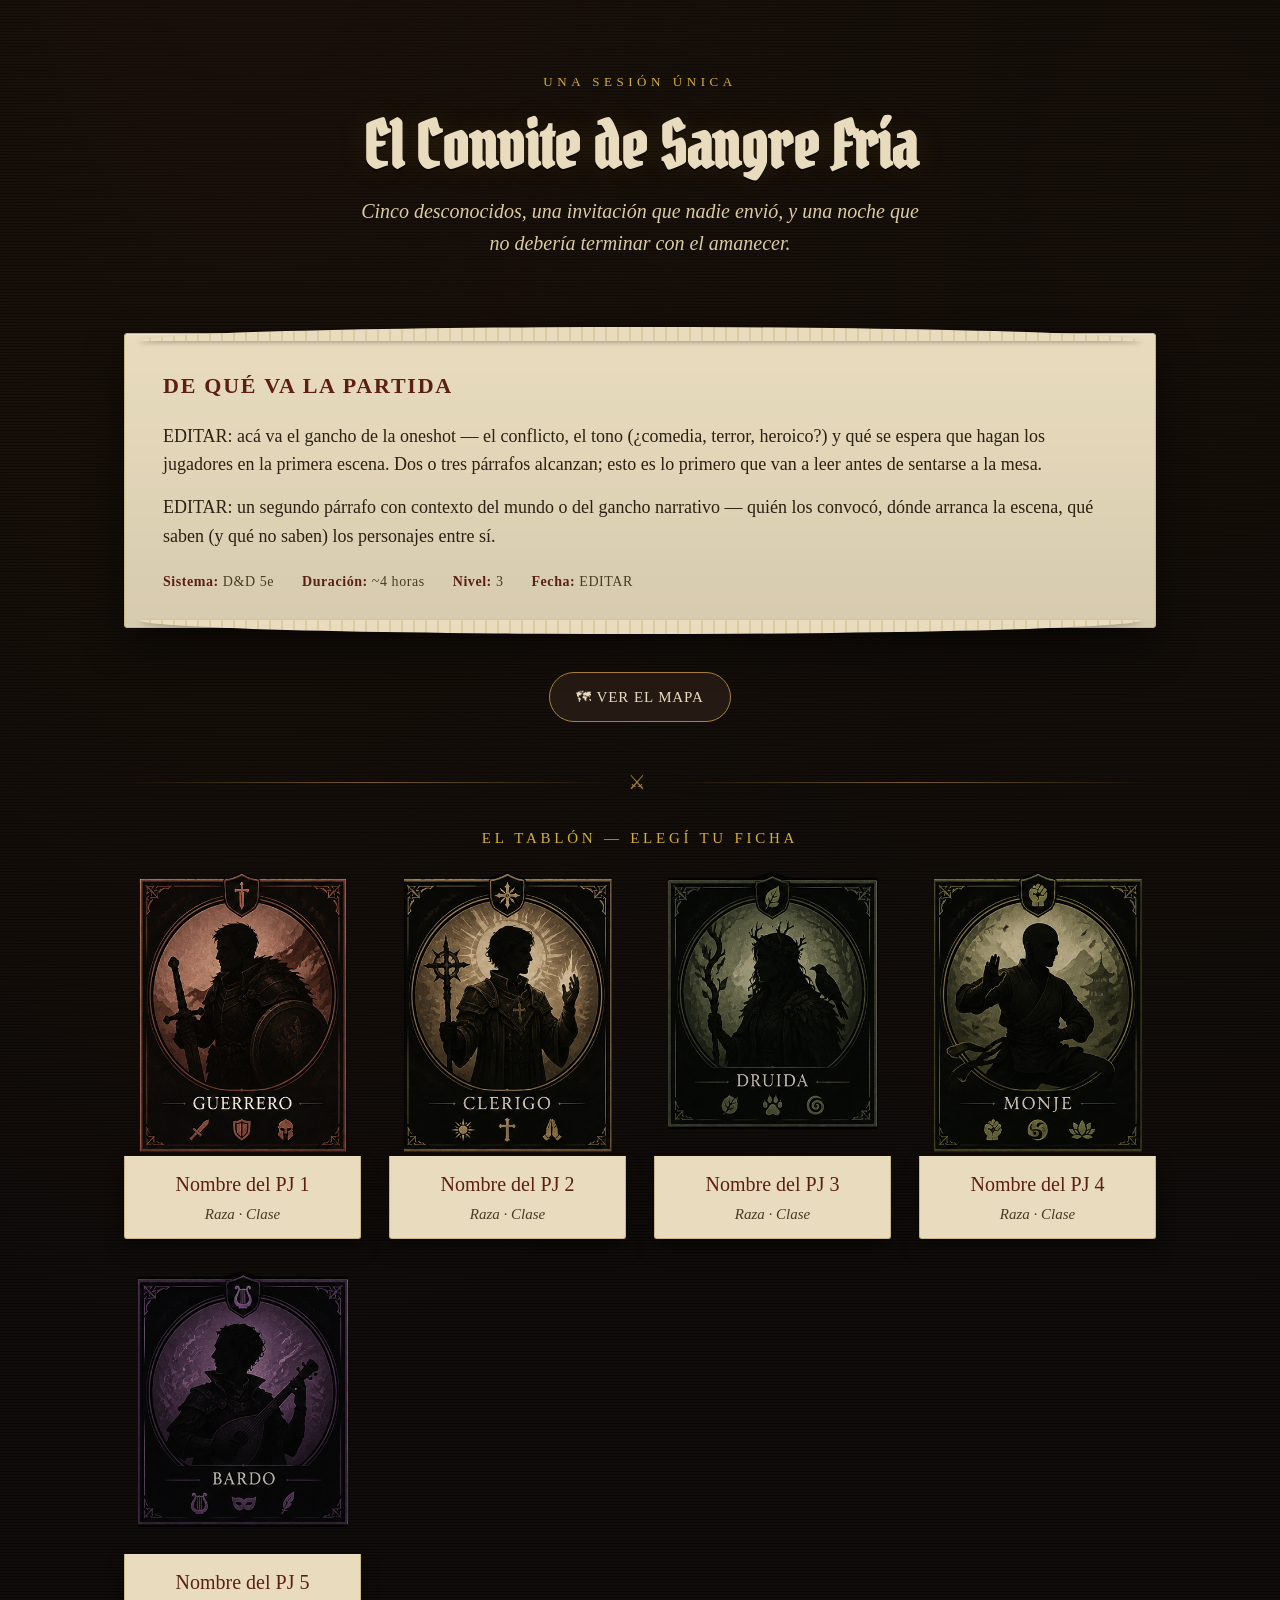
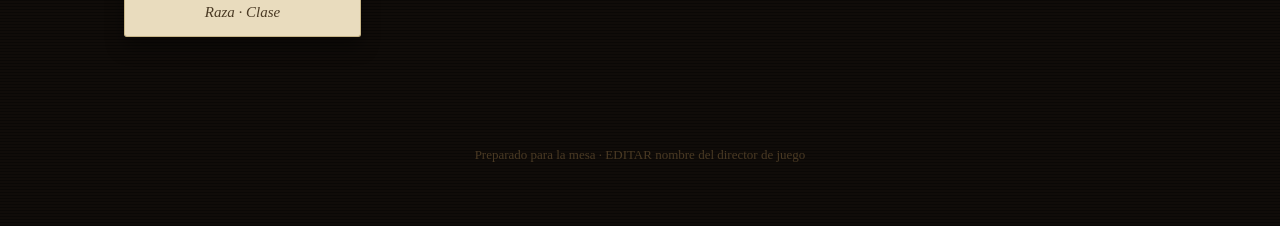
<file: index.html>
<!DOCTYPE html>
<html lang="es">
<head>
<meta charset="UTF-8">
<meta name="viewport" content="width=device-width, initial-scale=1.0">
<title>El Convite de Sangre Fría — Oneshot</title>
<link rel="icon" type="image/png" href="assets/favicon.png">
<link rel="stylesheet" href="style.css">
</head>
<body>

<div class="wrap">

  <header class="hero">
    <p class="eyebrow">Una sesión única</p>
    <h1>El Convite de Sangre Fría</h1>
    <p class="sub">Cinco desconocidos, una invitación que nadie envió, y una noche que no debería terminar con el amanecer.</p>
  </header>

  <section class="scroll-panel">
    <h2>De qué va la partida</h2>
    <p>
      EDITAR: acá va el gancho de la oneshot — el conflicto, el tono (¿comedia, terror, heroico?)
      y qué se espera que hagan los jugadores en la primera escena. Dos o tres párrafos alcanzan;
      esto es lo primero que van a leer antes de sentarse a la mesa.
    </p>
    <p>
      EDITAR: un segundo párrafo con contexto del mundo o del gancho narrativo — quién los convocó,
      dónde arranca la escena, qué saben (y qué no saben) los personajes entre sí.
    </p>
    <div class="meta-row">
      <span><strong>Sistema:</strong> D&D 5e</span>
      <span><strong>Duración:</strong> ~4 horas</span>
      <span><strong>Nivel:</strong> 3</span>
      <span><strong>Fecha:</strong> EDITAR</span>
    </div>
  </section>

  <div class="map-trigger-wrap">
    <a class="map-trigger" href="mapa.html">🗺 Ver el mapa</a>
  </div>

  <div class="divider"><span class="glyph">⚔</span></div>

  <p class="board-title">El Tablón — Elegí tu ficha</p>

  <div class="board">

    <a class="pj-card" href="personajes/personaje-1.html">
      <div class="pj-portrait"><img src="assets/pj1.png" alt="Retrato de Nombre del PJ 1"></div>
      <div class="pj-infobox">
        <p class="pj-name">Nombre del PJ 1</p>
        <p class="pj-class">Raza · Clase</p>
      </div>
    </a>

    <a class="pj-card" href="personajes/personaje-2.html">
      <div class="pj-portrait"><img src="assets/pj2.png" alt="Retrato de Nombre del PJ 2"></div>
      <div class="pj-infobox">
        <p class="pj-name">Nombre del PJ 2</p>
        <p class="pj-class">Raza · Clase</p>
      </div>
    </a>

    <a class="pj-card" href="personajes/personaje-3.html">
      <div class="pj-portrait"><img src="assets/pj3.png" alt="Retrato de Nombre del PJ 3"></div>
      <div class="pj-infobox">
        <p class="pj-name">Nombre del PJ 3</p>
        <p class="pj-class">Raza · Clase</p>
      </div>
    </a>

    <a class="pj-card" href="personajes/personaje-4.html">
      <div class="pj-portrait"><img src="assets/pj4.png" alt="Retrato de Nombre del PJ 4"></div>
      <div class="pj-infobox">
        <p class="pj-name">Nombre del PJ 4</p>
        <p class="pj-class">Raza · Clase</p>
      </div>
    </a>

    <a class="pj-card" href="personajes/personaje-5.html">
      <div class="pj-portrait"><img src="assets/pj5.png" alt="Retrato de Nombre del PJ 5"></div>
      <div class="pj-infobox">
        <p class="pj-name">Nombre del PJ 5</p>
        <p class="pj-class">Raza · Clase</p>
      </div>
    </a>

  </div>

  <footer class="site-footer">
    Preparado para la mesa · EDITAR nombre del director de juego
  </footer>

</div>

</body>
</html>
</file>
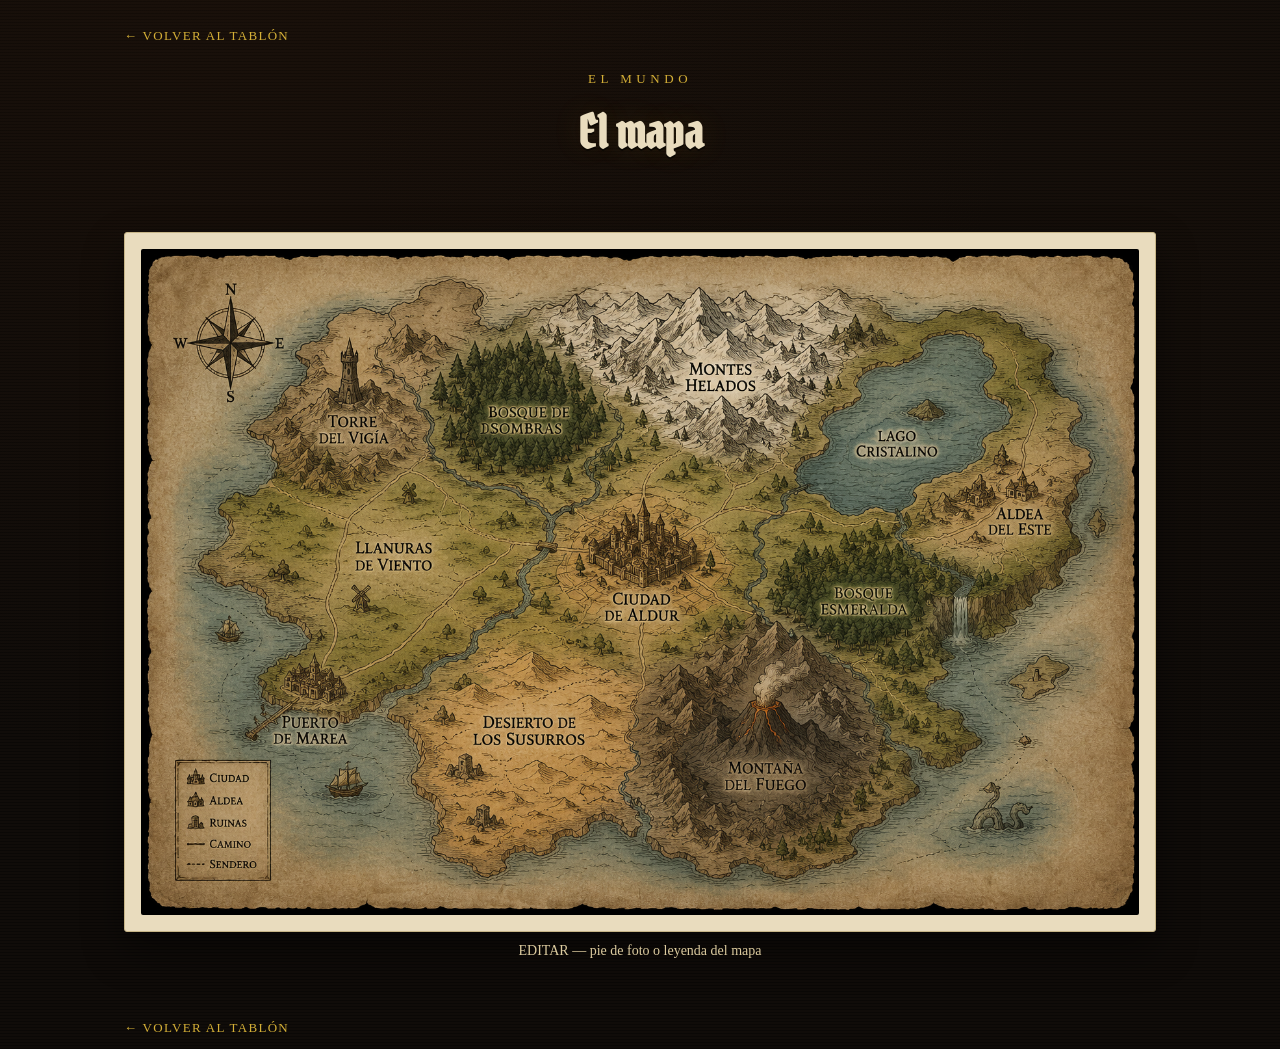
<file: mapa.html>
<!DOCTYPE html>
<html lang="es">
<head>
<meta charset="UTF-8">
<meta name="viewport" content="width=device-width, initial-scale=1.0">
<title>El Convite de Sangre Fría — Mapa</title>
<link rel="icon" type="image/png" href="assets/favicon.png">
<link rel="stylesheet" href="style.css">
</head>
<body>
<div class="wrap">

  <a class="back-link" href="index.html">← Volver al tablón</a>

  <header class="hero" style="padding-top: 12px;">
    <p class="eyebrow">El mundo</p>
    <h1 style="font-size: clamp(28px, 5vw, 46px);">El mapa</h1>
  </header>

  <div class="map-frame">
    <img src="assets/map.png" alt="Mapa de la región donde transcurre la oneshot">
  </div>
  <p class="map-caption">EDITAR — pie de foto o leyenda del mapa</p>

  <a class="back-link" href="index.html">← Volver al tablón</a>

</div>
</body>
</html>
</file>
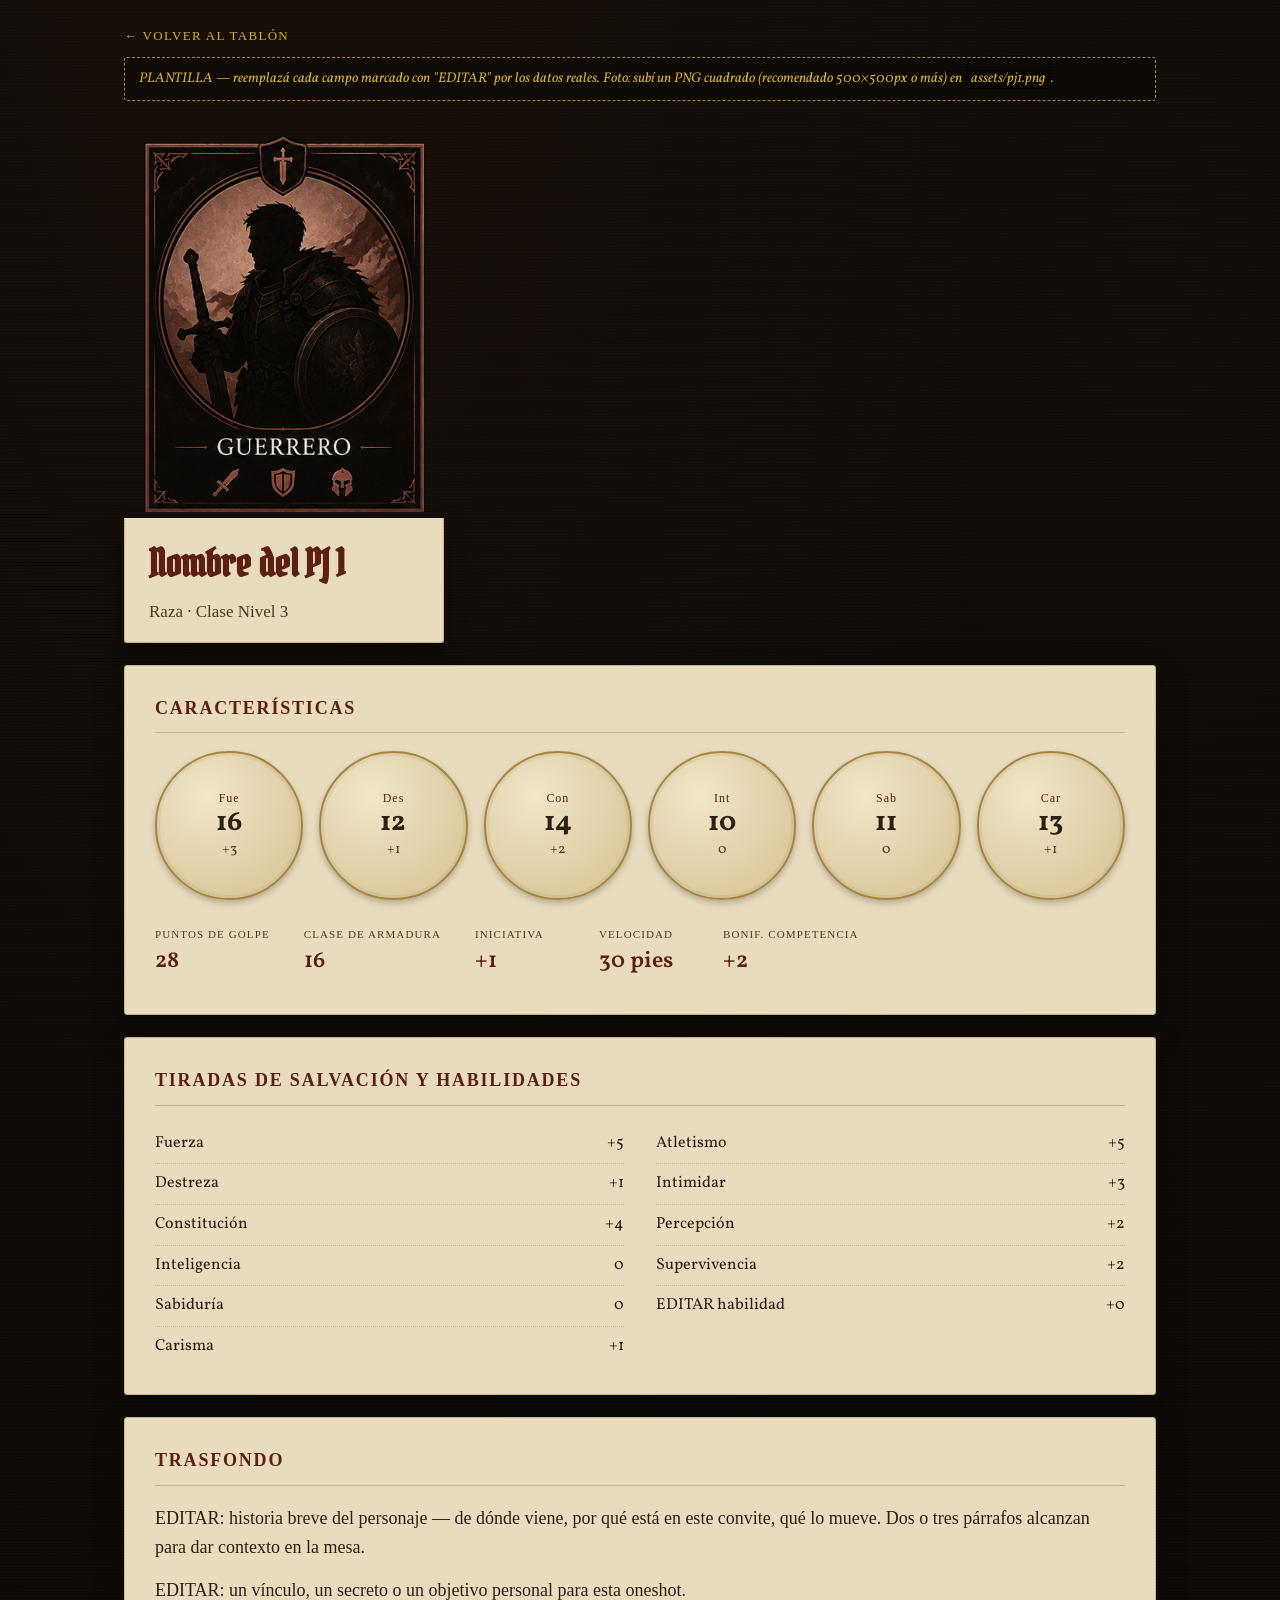
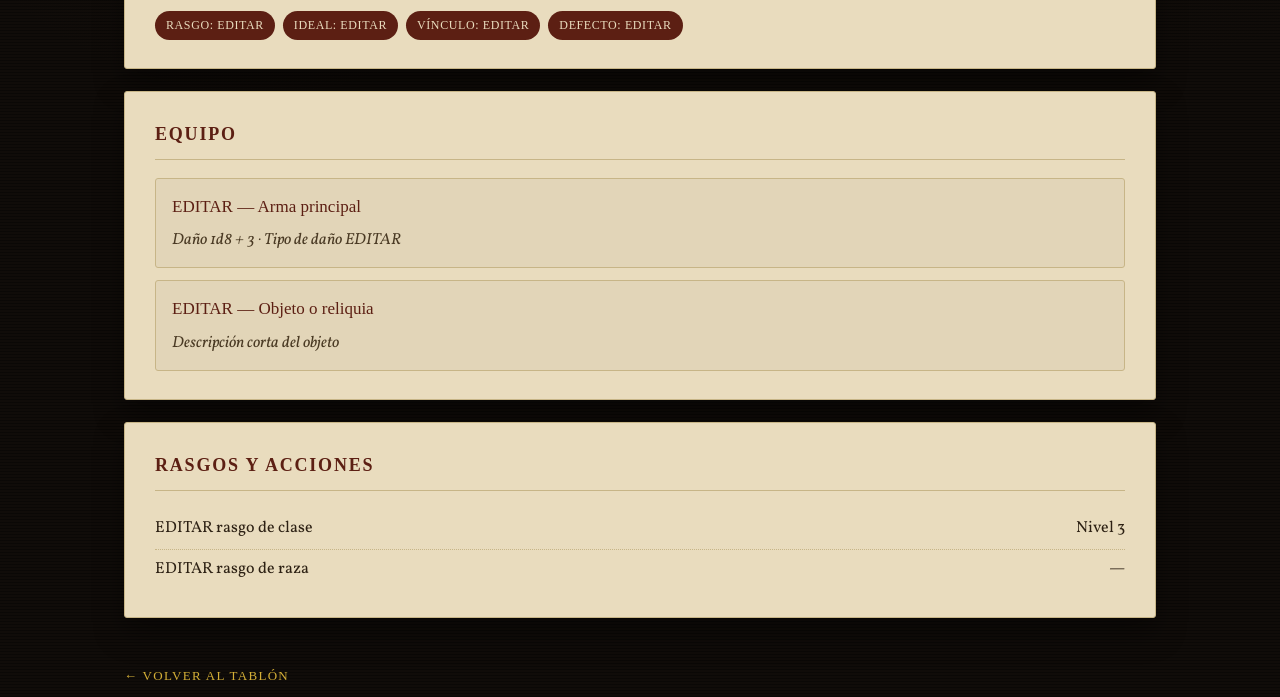
<file: personajes/personaje-1.html>
<!DOCTYPE html>
<html lang="es">
<head>
<meta charset="UTF-8">
<meta name="viewport" content="width=device-width, initial-scale=1.0">
<title>Nombre del PJ 1 — Ficha</title>
<link rel="icon" type="image/png" href="../assets/favicon.png">
<link rel="stylesheet" href="../style.css">
</head>
<body>
<div class="wrap">

  <a class="back-link" href="../index.html">← Volver al tablón</a>

  <p class="placeholder-note">PLANTILLA — reemplazá cada campo marcado con "EDITAR" por los datos reales. Foto: subí un PNG cuadrado (recomendado 500×500px o más) en <code>assets/pj1.png</code>.</p>

  <header class="sheet-header">
    <div class="sheet-portrait"><img src="../assets/pj1.png" alt="Retrato de Nombre del PJ 1"></div>
    <div class="sheet-heading">
      <h1>Nombre del PJ 1</h1>
      <p class="race-class">Raza · Clase Nivel 3</p>
    </div>
  </header>

  <section class="sheet-panel">
    <h2>Características</h2>
    <div class="abilities">
      <div class="ability-medal"><span class="label">Fue</span><span class="score">16</span><span class="mod">+3</span></div>
      <div class="ability-medal"><span class="label">Des</span><span class="score">12</span><span class="mod">+1</span></div>
      <div class="ability-medal"><span class="label">Con</span><span class="score">14</span><span class="mod">+2</span></div>
      <div class="ability-medal"><span class="label">Int</span><span class="score">10</span><span class="mod">0</span></div>
      <div class="ability-medal"><span class="label">Sab</span><span class="score">11</span><span class="mod">0</span></div>
      <div class="ability-medal"><span class="label">Car</span><span class="score">13</span><span class="mod">+1</span></div>
    </div>

    <div class="stat-row" style="margin-top:26px;">
      <div class="stat-chip"><span class="label">Puntos de golpe</span><span class="value">28</span></div>
      <div class="stat-chip"><span class="label">Clase de armadura</span><span class="value">16</span></div>
      <div class="stat-chip"><span class="label">Iniciativa</span><span class="value">+1</span></div>
      <div class="stat-chip"><span class="label">Velocidad</span><span class="value">30 pies</span></div>
      <div class="stat-chip"><span class="label">Bonif. competencia</span><span class="value">+2</span></div>
    </div>
  </section>

  <section class="sheet-panel">
    <h2>Tiradas de salvación y habilidades</h2>
    <div class="two-col">
      <ul class="list-plain">
        <li><span>Fuerza</span><span>+5</span></li>
        <li><span>Destreza</span><span>+1</span></li>
        <li><span>Constitución</span><span>+4</span></li>
        <li><span>Inteligencia</span><span>0</span></li>
        <li><span>Sabiduría</span><span>0</span></li>
        <li><span>Carisma</span><span>+1</span></li>
      </ul>
      <ul class="list-plain">
        <li><span>Atletismo</span><span>+5</span></li>
        <li><span>Intimidar</span><span>+3</span></li>
        <li><span>Percepción</span><span>+2</span></li>
        <li><span>Supervivencia</span><span>+2</span></li>
        <li><span>EDITAR habilidad</span><span>+0</span></li>
      </ul>
    </div>
  </section>

  <section class="sheet-panel">
    <h2>Trasfondo</h2>
    <div class="lore">
      <p>
        EDITAR: historia breve del personaje — de dónde viene, por qué está en este convite,
        qué lo mueve. Dos o tres párrafos alcanzan para dar contexto en la mesa.
      </p>
      <p>EDITAR: un vínculo, un secreto o un objetivo personal para esta oneshot.</p>
    </div>
    <div class="tag-row">
      <span class="tag">Rasgo: EDITAR</span>
      <span class="tag">Ideal: EDITAR</span>
      <span class="tag">Vínculo: EDITAR</span>
      <span class="tag">Defecto: EDITAR</span>
    </div>
  </section>

  <section class="sheet-panel">
    <h2>Equipo</h2>
    <div class="item-card">
      <span class="item-name">EDITAR — Arma principal</span>
      <span class="item-meta">Daño 1d8 + 3 · Tipo de daño EDITAR</span>
    </div>
    <div class="item-card">
      <span class="item-name">EDITAR — Objeto o reliquia</span>
      <span class="item-meta">Descripción corta del objeto</span>
    </div>
  </section>

  <section class="sheet-panel">
    <h2>Rasgos y acciones</h2>
    <ul class="list-plain">
      <li><span>EDITAR rasgo de clase</span><span>Nivel 3</span></li>
      <li><span>EDITAR rasgo de raza</span><span>—</span></li>
    </ul>
  </section>

  <a class="back-link" href="../index.html">← Volver al tablón</a>

</div>
</body>
</html>
</file>
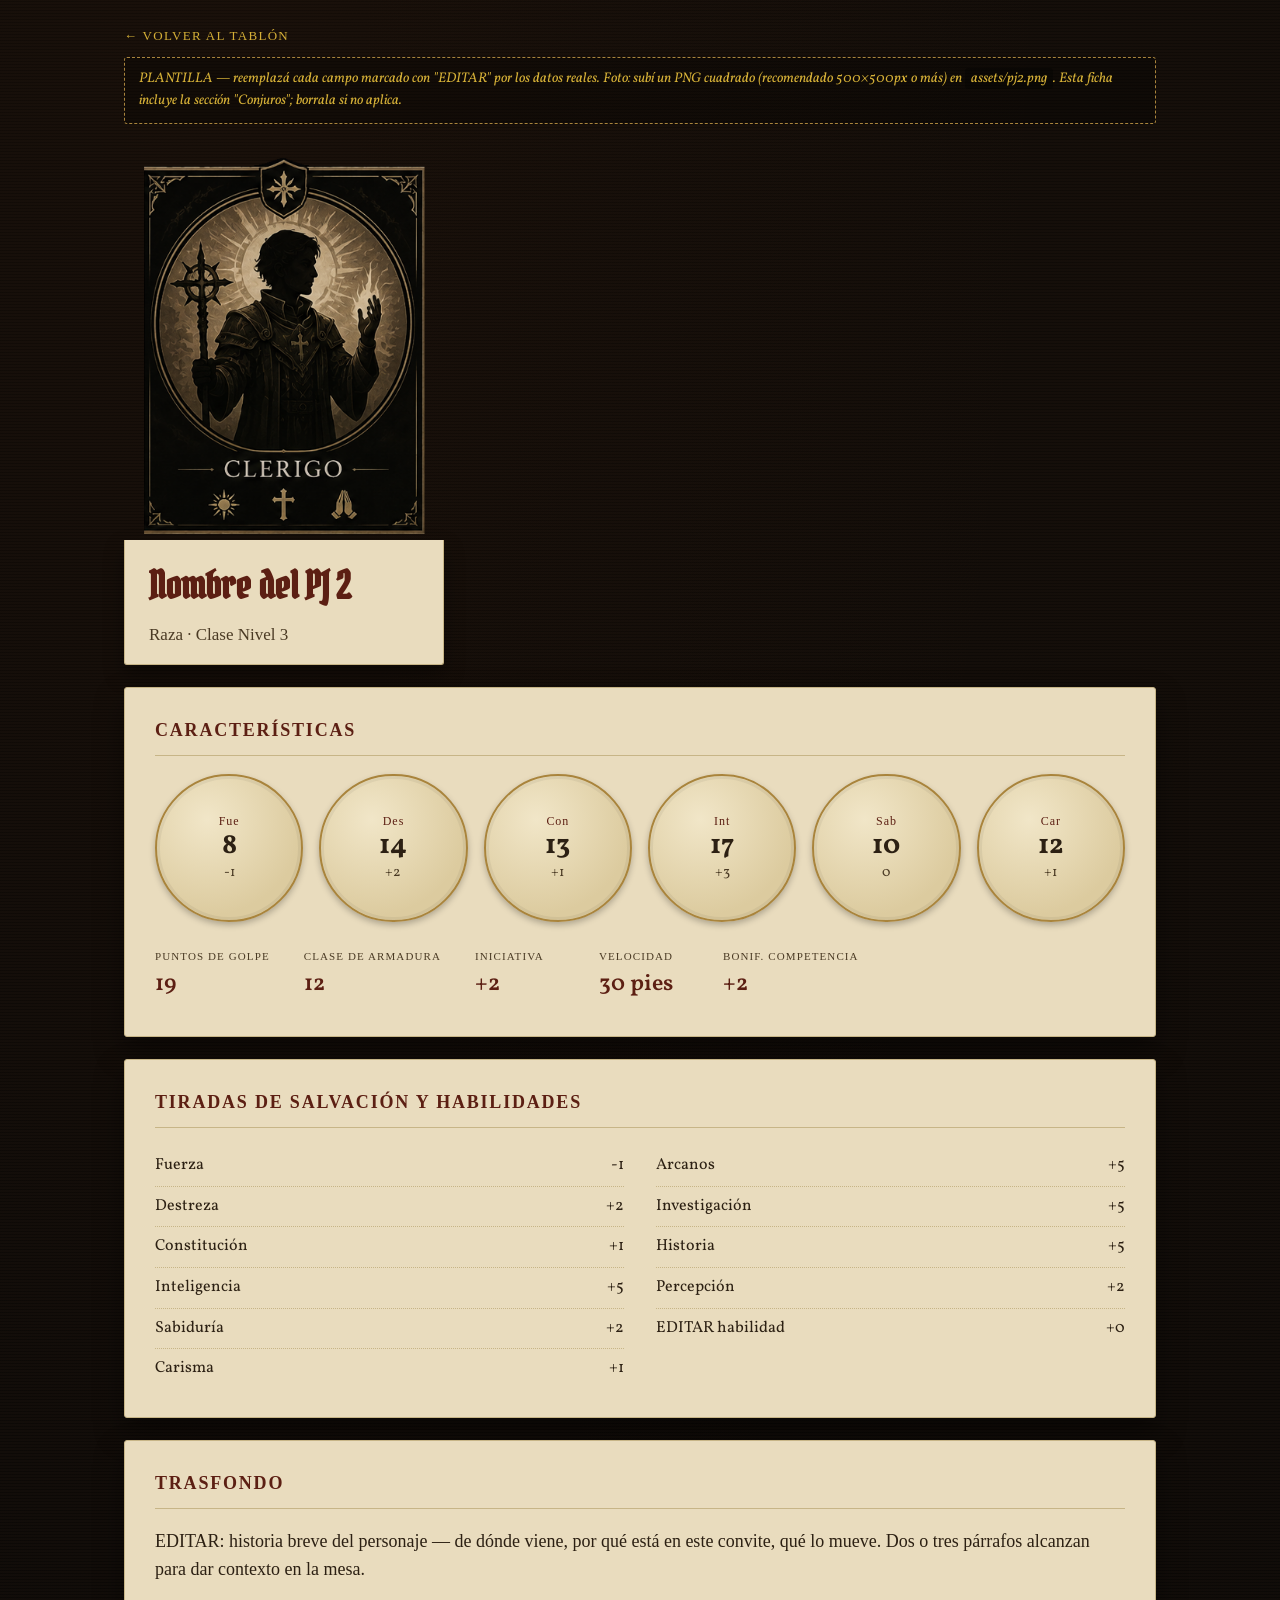
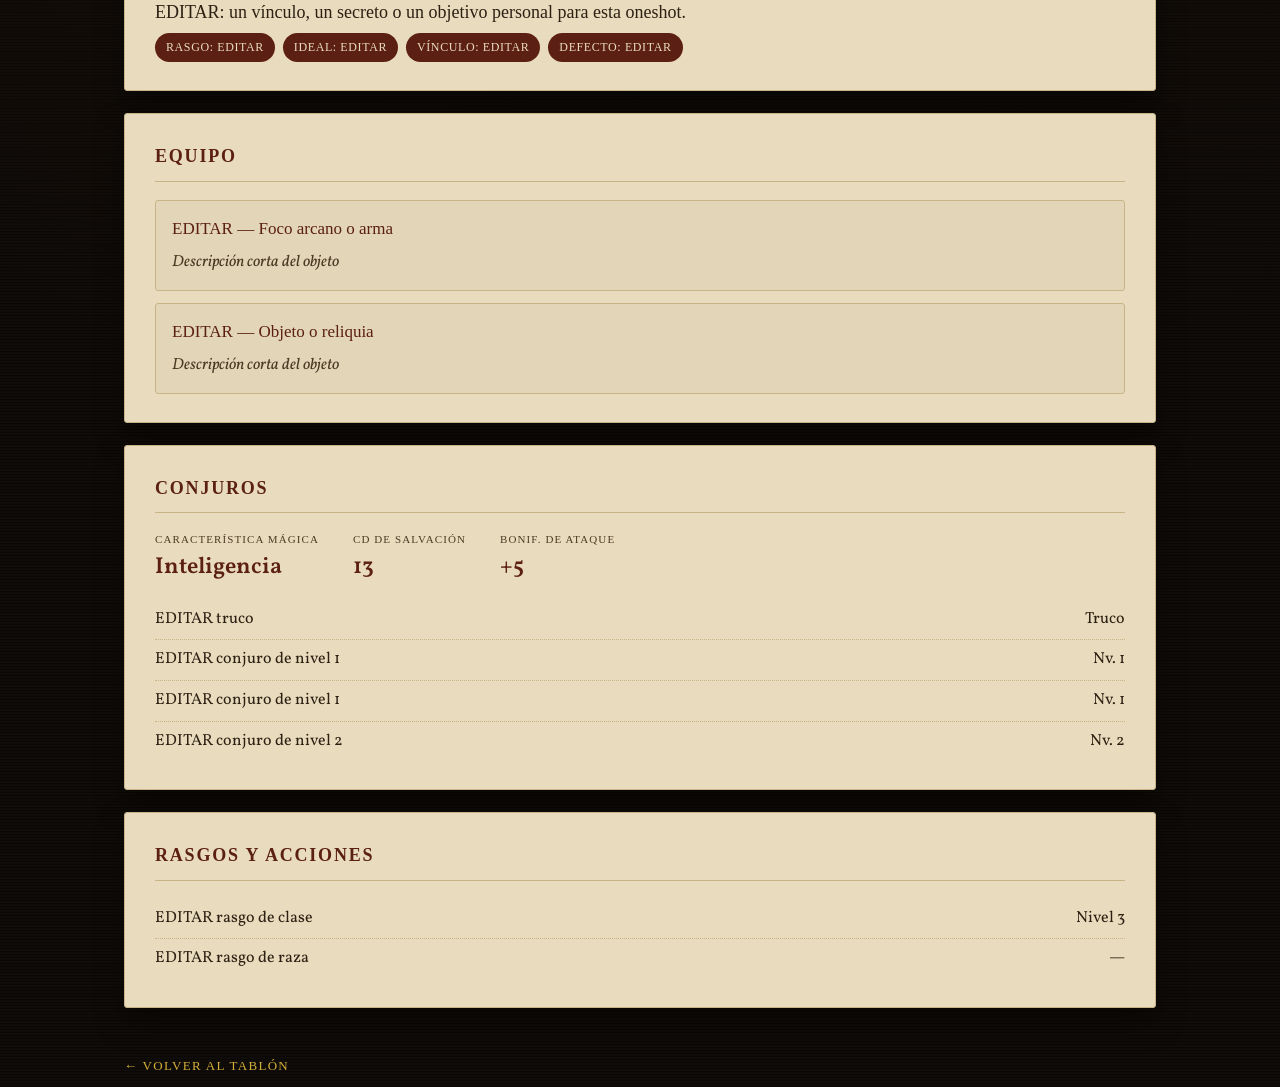
<file: personajes/personaje-2.html>
<!DOCTYPE html>
<html lang="es">
<head>
<meta charset="UTF-8">
<meta name="viewport" content="width=device-width, initial-scale=1.0">
<title>Nombre del PJ 2 — Ficha</title>
<link rel="icon" type="image/png" href="../assets/favicon.png">
<link rel="stylesheet" href="../style.css">
</head>
<body>
<div class="wrap">

  <a class="back-link" href="../index.html">← Volver al tablón</a>

  <p class="placeholder-note">PLANTILLA — reemplazá cada campo marcado con "EDITAR" por los datos reales. Foto: subí un PNG cuadrado (recomendado 500×500px o más) en <code>assets/pj2.png</code>. Esta ficha incluye la sección "Conjuros"; borrala si no aplica.</p>

  <header class="sheet-header">
    <div class="sheet-portrait"><img src="../assets/pj2.png" alt="Retrato de Nombre del PJ 2"></div>
    <div class="sheet-heading">
      <h1>Nombre del PJ 2</h1>
      <p class="race-class">Raza · Clase Nivel 3</p>
    </div>
  </header>

  <section class="sheet-panel">
    <h2>Características</h2>
    <div class="abilities">
      <div class="ability-medal"><span class="label">Fue</span><span class="score">8</span><span class="mod">-1</span></div>
      <div class="ability-medal"><span class="label">Des</span><span class="score">14</span><span class="mod">+2</span></div>
      <div class="ability-medal"><span class="label">Con</span><span class="score">13</span><span class="mod">+1</span></div>
      <div class="ability-medal"><span class="label">Int</span><span class="score">17</span><span class="mod">+3</span></div>
      <div class="ability-medal"><span class="label">Sab</span><span class="score">10</span><span class="mod">0</span></div>
      <div class="ability-medal"><span class="label">Car</span><span class="score">12</span><span class="mod">+1</span></div>
    </div>

    <div class="stat-row" style="margin-top:26px;">
      <div class="stat-chip"><span class="label">Puntos de golpe</span><span class="value">19</span></div>
      <div class="stat-chip"><span class="label">Clase de armadura</span><span class="value">12</span></div>
      <div class="stat-chip"><span class="label">Iniciativa</span><span class="value">+2</span></div>
      <div class="stat-chip"><span class="label">Velocidad</span><span class="value">30 pies</span></div>
      <div class="stat-chip"><span class="label">Bonif. competencia</span><span class="value">+2</span></div>
    </div>
  </section>

  <section class="sheet-panel">
    <h2>Tiradas de salvación y habilidades</h2>
    <div class="two-col">
      <ul class="list-plain">
        <li><span>Fuerza</span><span>-1</span></li>
        <li><span>Destreza</span><span>+2</span></li>
        <li><span>Constitución</span><span>+1</span></li>
        <li><span>Inteligencia</span><span>+5</span></li>
        <li><span>Sabiduría</span><span>+2</span></li>
        <li><span>Carisma</span><span>+1</span></li>
      </ul>
      <ul class="list-plain">
        <li><span>Arcanos</span><span>+5</span></li>
        <li><span>Investigación</span><span>+5</span></li>
        <li><span>Historia</span><span>+5</span></li>
        <li><span>Percepción</span><span>+2</span></li>
        <li><span>EDITAR habilidad</span><span>+0</span></li>
      </ul>
    </div>
  </section>

  <section class="sheet-panel">
    <h2>Trasfondo</h2>
    <div class="lore">
      <p>
        EDITAR: historia breve del personaje — de dónde viene, por qué está en este convite,
        qué lo mueve. Dos o tres párrafos alcanzan para dar contexto en la mesa.
      </p>
      <p>EDITAR: un vínculo, un secreto o un objetivo personal para esta oneshot.</p>
    </div>
    <div class="tag-row">
      <span class="tag">Rasgo: EDITAR</span>
      <span class="tag">Ideal: EDITAR</span>
      <span class="tag">Vínculo: EDITAR</span>
      <span class="tag">Defecto: EDITAR</span>
    </div>
  </section>

  <section class="sheet-panel">
    <h2>Equipo</h2>
    <div class="item-card">
      <span class="item-name">EDITAR — Foco arcano o arma</span>
      <span class="item-meta">Descripción corta del objeto</span>
    </div>
    <div class="item-card">
      <span class="item-name">EDITAR — Objeto o reliquia</span>
      <span class="item-meta">Descripción corta del objeto</span>
    </div>
  </section>

  <section class="sheet-panel">
    <h2>Conjuros</h2>
    <div class="stat-row">
      <div class="stat-chip"><span class="label">Característica mágica</span><span class="value">Inteligencia</span></div>
      <div class="stat-chip"><span class="label">CD de salvación</span><span class="value">13</span></div>
      <div class="stat-chip"><span class="label">Bonif. de ataque</span><span class="value">+5</span></div>
    </div>
    <ul class="list-plain" style="margin-top:14px;">
      <li><span>EDITAR truco</span><span>Truco</span></li>
      <li><span>EDITAR conjuro de nivel 1</span><span>Nv. 1</span></li>
      <li><span>EDITAR conjuro de nivel 1</span><span>Nv. 1</span></li>
      <li><span>EDITAR conjuro de nivel 2</span><span>Nv. 2</span></li>
    </ul>
  </section>

  <section class="sheet-panel">
    <h2>Rasgos y acciones</h2>
    <ul class="list-plain">
      <li><span>EDITAR rasgo de clase</span><span>Nivel 3</span></li>
      <li><span>EDITAR rasgo de raza</span><span>—</span></li>
    </ul>
  </section>

  <a class="back-link" href="../index.html">← Volver al tablón</a>

</div>
</body>
</html>
</file>
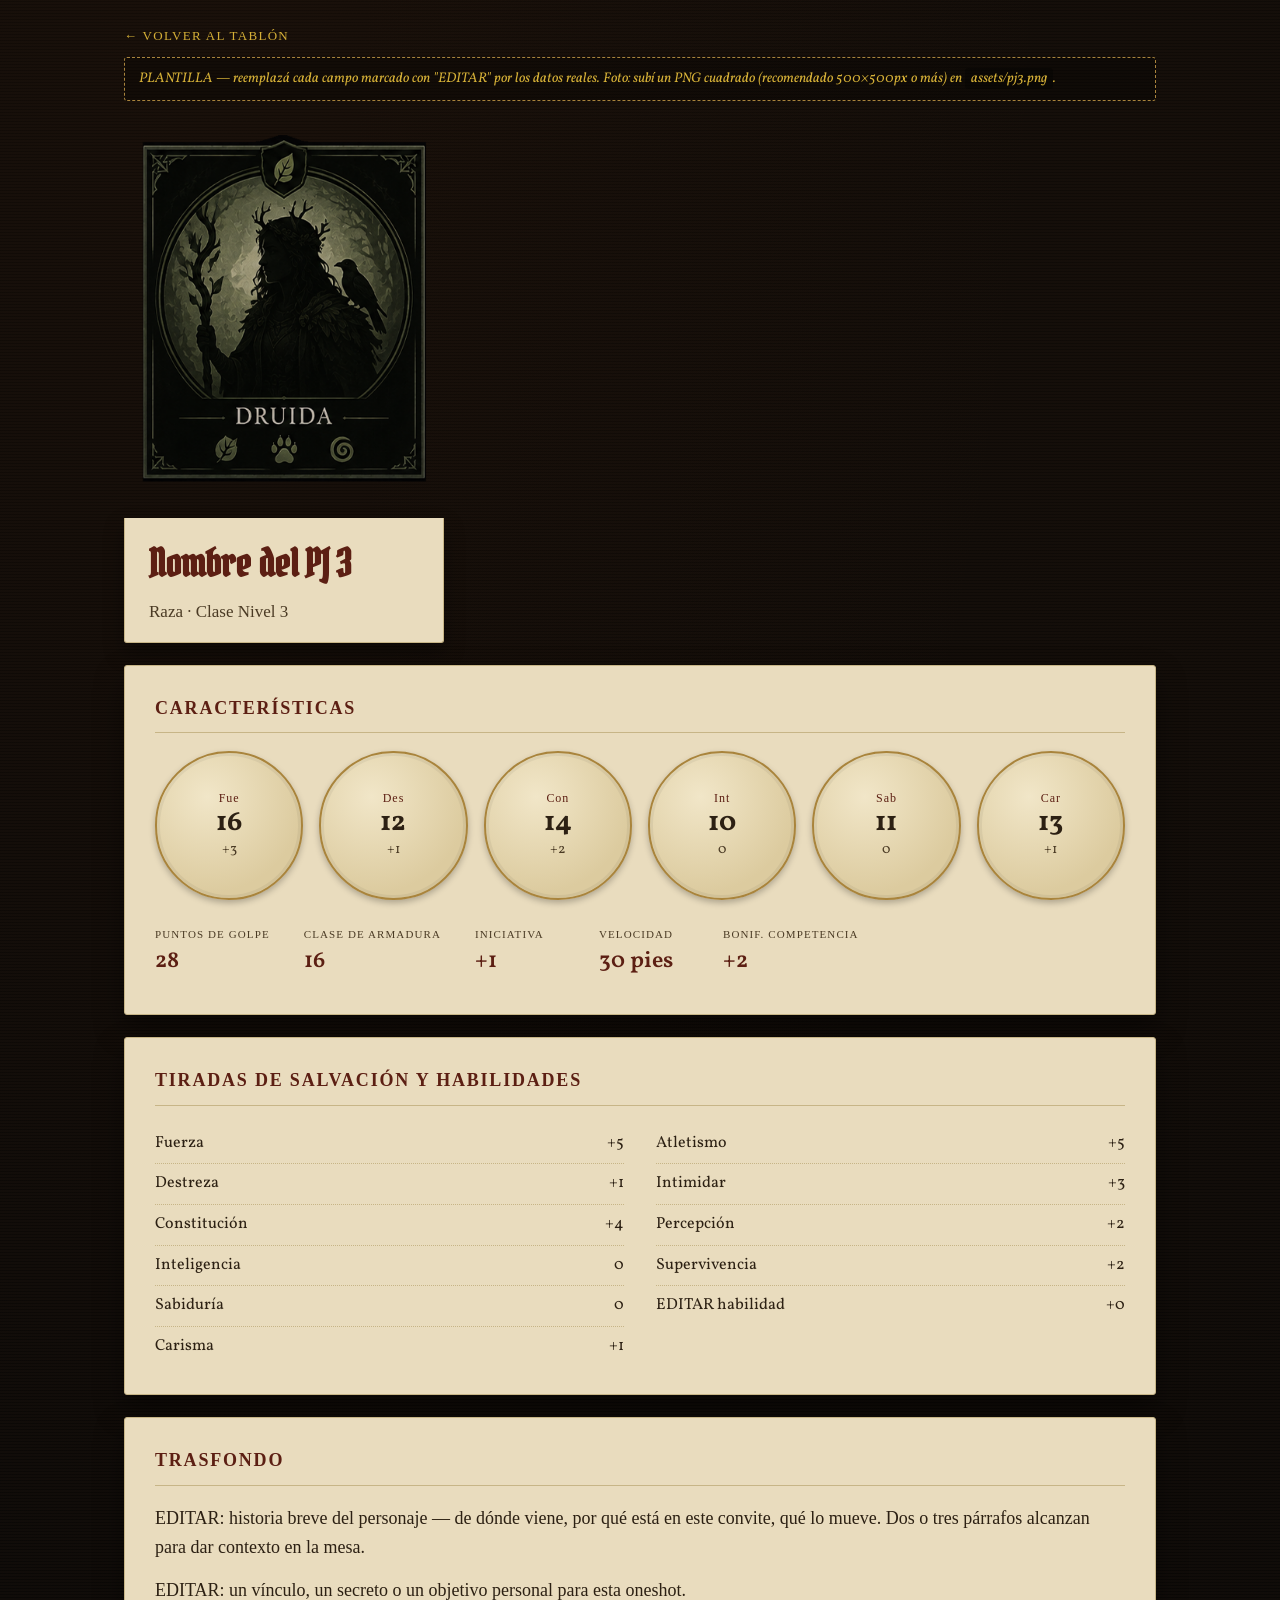
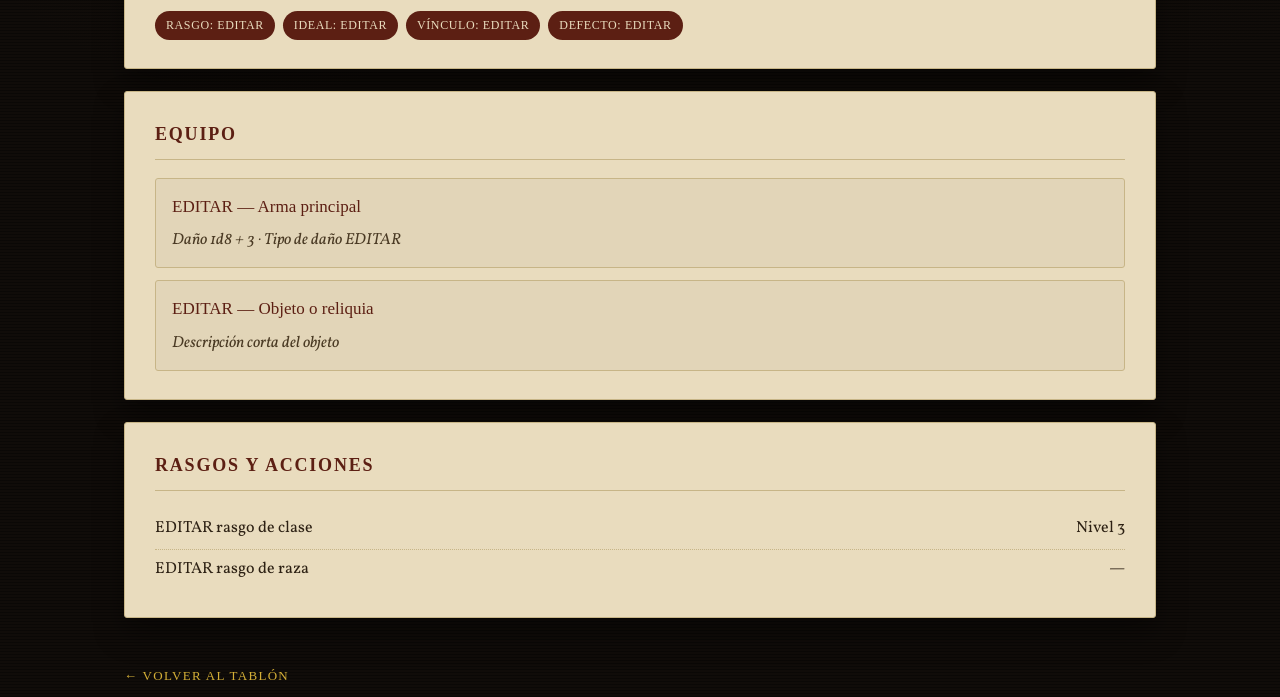
<file: personajes/personaje-3.html>
<!DOCTYPE html>
<html lang="es">
<head>
<meta charset="UTF-8">
<meta name="viewport" content="width=device-width, initial-scale=1.0">
<title>Nombre del PJ 3 — Ficha</title>
<link rel="icon" type="image/png" href="../assets/favicon.png">
<link rel="stylesheet" href="../style.css">
</head>
<body>
<div class="wrap">

  <a class="back-link" href="../index.html">← Volver al tablón</a>

  <p class="placeholder-note">PLANTILLA — reemplazá cada campo marcado con "EDITAR" por los datos reales. Foto: subí un PNG cuadrado (recomendado 500×500px o más) en <code>assets/pj3.png</code>.</p>

  <header class="sheet-header">
    <div class="sheet-portrait"><img src="../assets/pj3.png" alt="Retrato de Nombre del PJ 3"></div>
    <div class="sheet-heading">
      <h1>Nombre del PJ 3</h1>
      <p class="race-class">Raza · Clase Nivel 3</p>
    </div>
  </header>

  <section class="sheet-panel">
    <h2>Características</h2>
    <div class="abilities">
      <div class="ability-medal"><span class="label">Fue</span><span class="score">16</span><span class="mod">+3</span></div>
      <div class="ability-medal"><span class="label">Des</span><span class="score">12</span><span class="mod">+1</span></div>
      <div class="ability-medal"><span class="label">Con</span><span class="score">14</span><span class="mod">+2</span></div>
      <div class="ability-medal"><span class="label">Int</span><span class="score">10</span><span class="mod">0</span></div>
      <div class="ability-medal"><span class="label">Sab</span><span class="score">11</span><span class="mod">0</span></div>
      <div class="ability-medal"><span class="label">Car</span><span class="score">13</span><span class="mod">+1</span></div>
    </div>

    <div class="stat-row" style="margin-top:26px;">
      <div class="stat-chip"><span class="label">Puntos de golpe</span><span class="value">28</span></div>
      <div class="stat-chip"><span class="label">Clase de armadura</span><span class="value">16</span></div>
      <div class="stat-chip"><span class="label">Iniciativa</span><span class="value">+1</span></div>
      <div class="stat-chip"><span class="label">Velocidad</span><span class="value">30 pies</span></div>
      <div class="stat-chip"><span class="label">Bonif. competencia</span><span class="value">+2</span></div>
    </div>
  </section>

  <section class="sheet-panel">
    <h2>Tiradas de salvación y habilidades</h2>
    <div class="two-col">
      <ul class="list-plain">
        <li><span>Fuerza</span><span>+5</span></li>
        <li><span>Destreza</span><span>+1</span></li>
        <li><span>Constitución</span><span>+4</span></li>
        <li><span>Inteligencia</span><span>0</span></li>
        <li><span>Sabiduría</span><span>0</span></li>
        <li><span>Carisma</span><span>+1</span></li>
      </ul>
      <ul class="list-plain">
        <li><span>Atletismo</span><span>+5</span></li>
        <li><span>Intimidar</span><span>+3</span></li>
        <li><span>Percepción</span><span>+2</span></li>
        <li><span>Supervivencia</span><span>+2</span></li>
        <li><span>EDITAR habilidad</span><span>+0</span></li>
      </ul>
    </div>
  </section>

  <section class="sheet-panel">
    <h2>Trasfondo</h2>
    <div class="lore">
      <p>
        EDITAR: historia breve del personaje — de dónde viene, por qué está en este convite,
        qué lo mueve. Dos o tres párrafos alcanzan para dar contexto en la mesa.
      </p>
      <p>EDITAR: un vínculo, un secreto o un objetivo personal para esta oneshot.</p>
    </div>
    <div class="tag-row">
      <span class="tag">Rasgo: EDITAR</span>
      <span class="tag">Ideal: EDITAR</span>
      <span class="tag">Vínculo: EDITAR</span>
      <span class="tag">Defecto: EDITAR</span>
    </div>
  </section>

  <section class="sheet-panel">
    <h2>Equipo</h2>
    <div class="item-card">
      <span class="item-name">EDITAR — Arma principal</span>
      <span class="item-meta">Daño 1d8 + 3 · Tipo de daño EDITAR</span>
    </div>
    <div class="item-card">
      <span class="item-name">EDITAR — Objeto o reliquia</span>
      <span class="item-meta">Descripción corta del objeto</span>
    </div>
  </section>

  <section class="sheet-panel">
    <h2>Rasgos y acciones</h2>
    <ul class="list-plain">
      <li><span>EDITAR rasgo de clase</span><span>Nivel 3</span></li>
      <li><span>EDITAR rasgo de raza</span><span>—</span></li>
    </ul>
  </section>

  <a class="back-link" href="../index.html">← Volver al tablón</a>

</div>
</body>
</html>
</file>
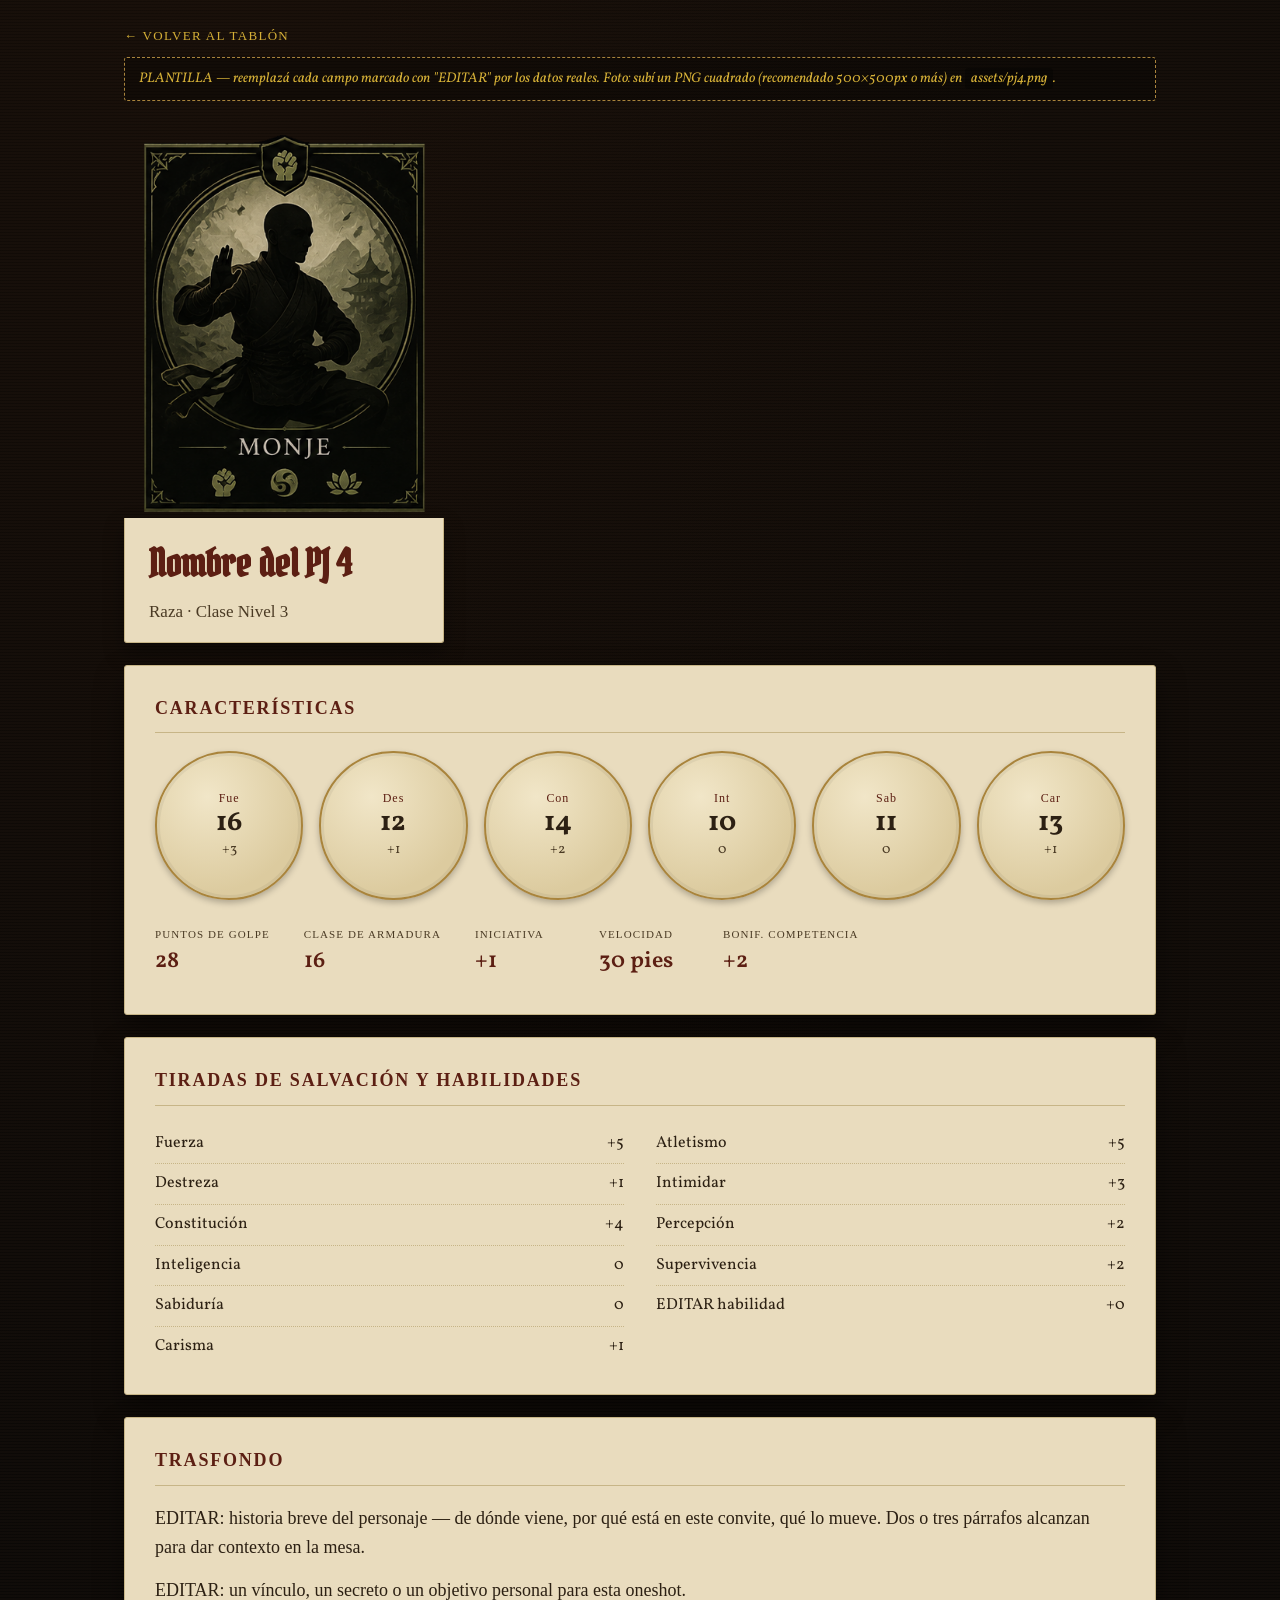
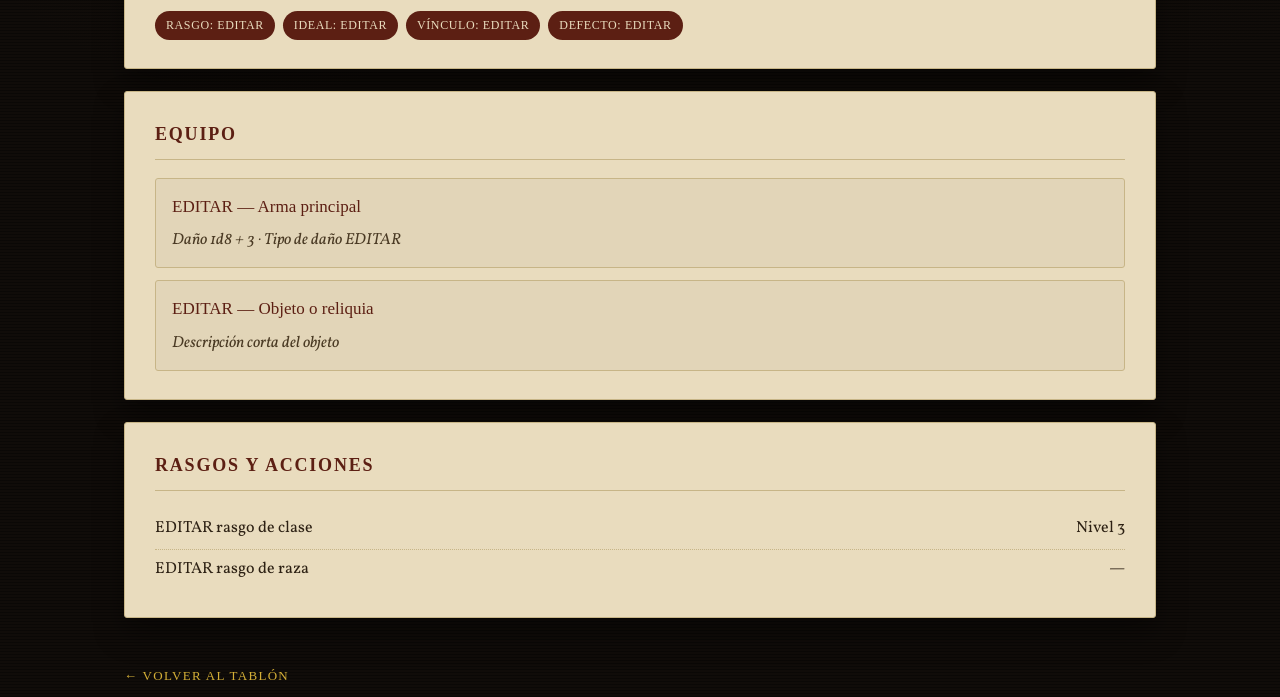
<file: personajes/personaje-4.html>
<!DOCTYPE html>
<html lang="es">
<head>
<meta charset="UTF-8">
<meta name="viewport" content="width=device-width, initial-scale=1.0">
<title>Nombre del PJ 4 — Ficha</title>
<link rel="icon" type="image/png" href="../assets/favicon.png">
<link rel="stylesheet" href="../style.css">
</head>
<body>
<div class="wrap">

  <a class="back-link" href="../index.html">← Volver al tablón</a>

  <p class="placeholder-note">PLANTILLA — reemplazá cada campo marcado con "EDITAR" por los datos reales. Foto: subí un PNG cuadrado (recomendado 500×500px o más) en <code>assets/pj4.png</code>.</p>

  <header class="sheet-header">
    <div class="sheet-portrait"><img src="../assets/pj4.png" alt="Retrato de Nombre del PJ 4"></div>
    <div class="sheet-heading">
      <h1>Nombre del PJ 4</h1>
      <p class="race-class">Raza · Clase Nivel 3</p>
    </div>
  </header>

  <section class="sheet-panel">
    <h2>Características</h2>
    <div class="abilities">
      <div class="ability-medal"><span class="label">Fue</span><span class="score">16</span><span class="mod">+3</span></div>
      <div class="ability-medal"><span class="label">Des</span><span class="score">12</span><span class="mod">+1</span></div>
      <div class="ability-medal"><span class="label">Con</span><span class="score">14</span><span class="mod">+2</span></div>
      <div class="ability-medal"><span class="label">Int</span><span class="score">10</span><span class="mod">0</span></div>
      <div class="ability-medal"><span class="label">Sab</span><span class="score">11</span><span class="mod">0</span></div>
      <div class="ability-medal"><span class="label">Car</span><span class="score">13</span><span class="mod">+1</span></div>
    </div>

    <div class="stat-row" style="margin-top:26px;">
      <div class="stat-chip"><span class="label">Puntos de golpe</span><span class="value">28</span></div>
      <div class="stat-chip"><span class="label">Clase de armadura</span><span class="value">16</span></div>
      <div class="stat-chip"><span class="label">Iniciativa</span><span class="value">+1</span></div>
      <div class="stat-chip"><span class="label">Velocidad</span><span class="value">30 pies</span></div>
      <div class="stat-chip"><span class="label">Bonif. competencia</span><span class="value">+2</span></div>
    </div>
  </section>

  <section class="sheet-panel">
    <h2>Tiradas de salvación y habilidades</h2>
    <div class="two-col">
      <ul class="list-plain">
        <li><span>Fuerza</span><span>+5</span></li>
        <li><span>Destreza</span><span>+1</span></li>
        <li><span>Constitución</span><span>+4</span></li>
        <li><span>Inteligencia</span><span>0</span></li>
        <li><span>Sabiduría</span><span>0</span></li>
        <li><span>Carisma</span><span>+1</span></li>
      </ul>
      <ul class="list-plain">
        <li><span>Atletismo</span><span>+5</span></li>
        <li><span>Intimidar</span><span>+3</span></li>
        <li><span>Percepción</span><span>+2</span></li>
        <li><span>Supervivencia</span><span>+2</span></li>
        <li><span>EDITAR habilidad</span><span>+0</span></li>
      </ul>
    </div>
  </section>

  <section class="sheet-panel">
    <h2>Trasfondo</h2>
    <div class="lore">
      <p>
        EDITAR: historia breve del personaje — de dónde viene, por qué está en este convite,
        qué lo mueve. Dos o tres párrafos alcanzan para dar contexto en la mesa.
      </p>
      <p>EDITAR: un vínculo, un secreto o un objetivo personal para esta oneshot.</p>
    </div>
    <div class="tag-row">
      <span class="tag">Rasgo: EDITAR</span>
      <span class="tag">Ideal: EDITAR</span>
      <span class="tag">Vínculo: EDITAR</span>
      <span class="tag">Defecto: EDITAR</span>
    </div>
  </section>

  <section class="sheet-panel">
    <h2>Equipo</h2>
    <div class="item-card">
      <span class="item-name">EDITAR — Arma principal</span>
      <span class="item-meta">Daño 1d8 + 3 · Tipo de daño EDITAR</span>
    </div>
    <div class="item-card">
      <span class="item-name">EDITAR — Objeto o reliquia</span>
      <span class="item-meta">Descripción corta del objeto</span>
    </div>
  </section>

  <section class="sheet-panel">
    <h2>Rasgos y acciones</h2>
    <ul class="list-plain">
      <li><span>EDITAR rasgo de clase</span><span>Nivel 3</span></li>
      <li><span>EDITAR rasgo de raza</span><span>—</span></li>
    </ul>
  </section>

  <a class="back-link" href="../index.html">← Volver al tablón</a>

</div>
</body>
</html>
</file>
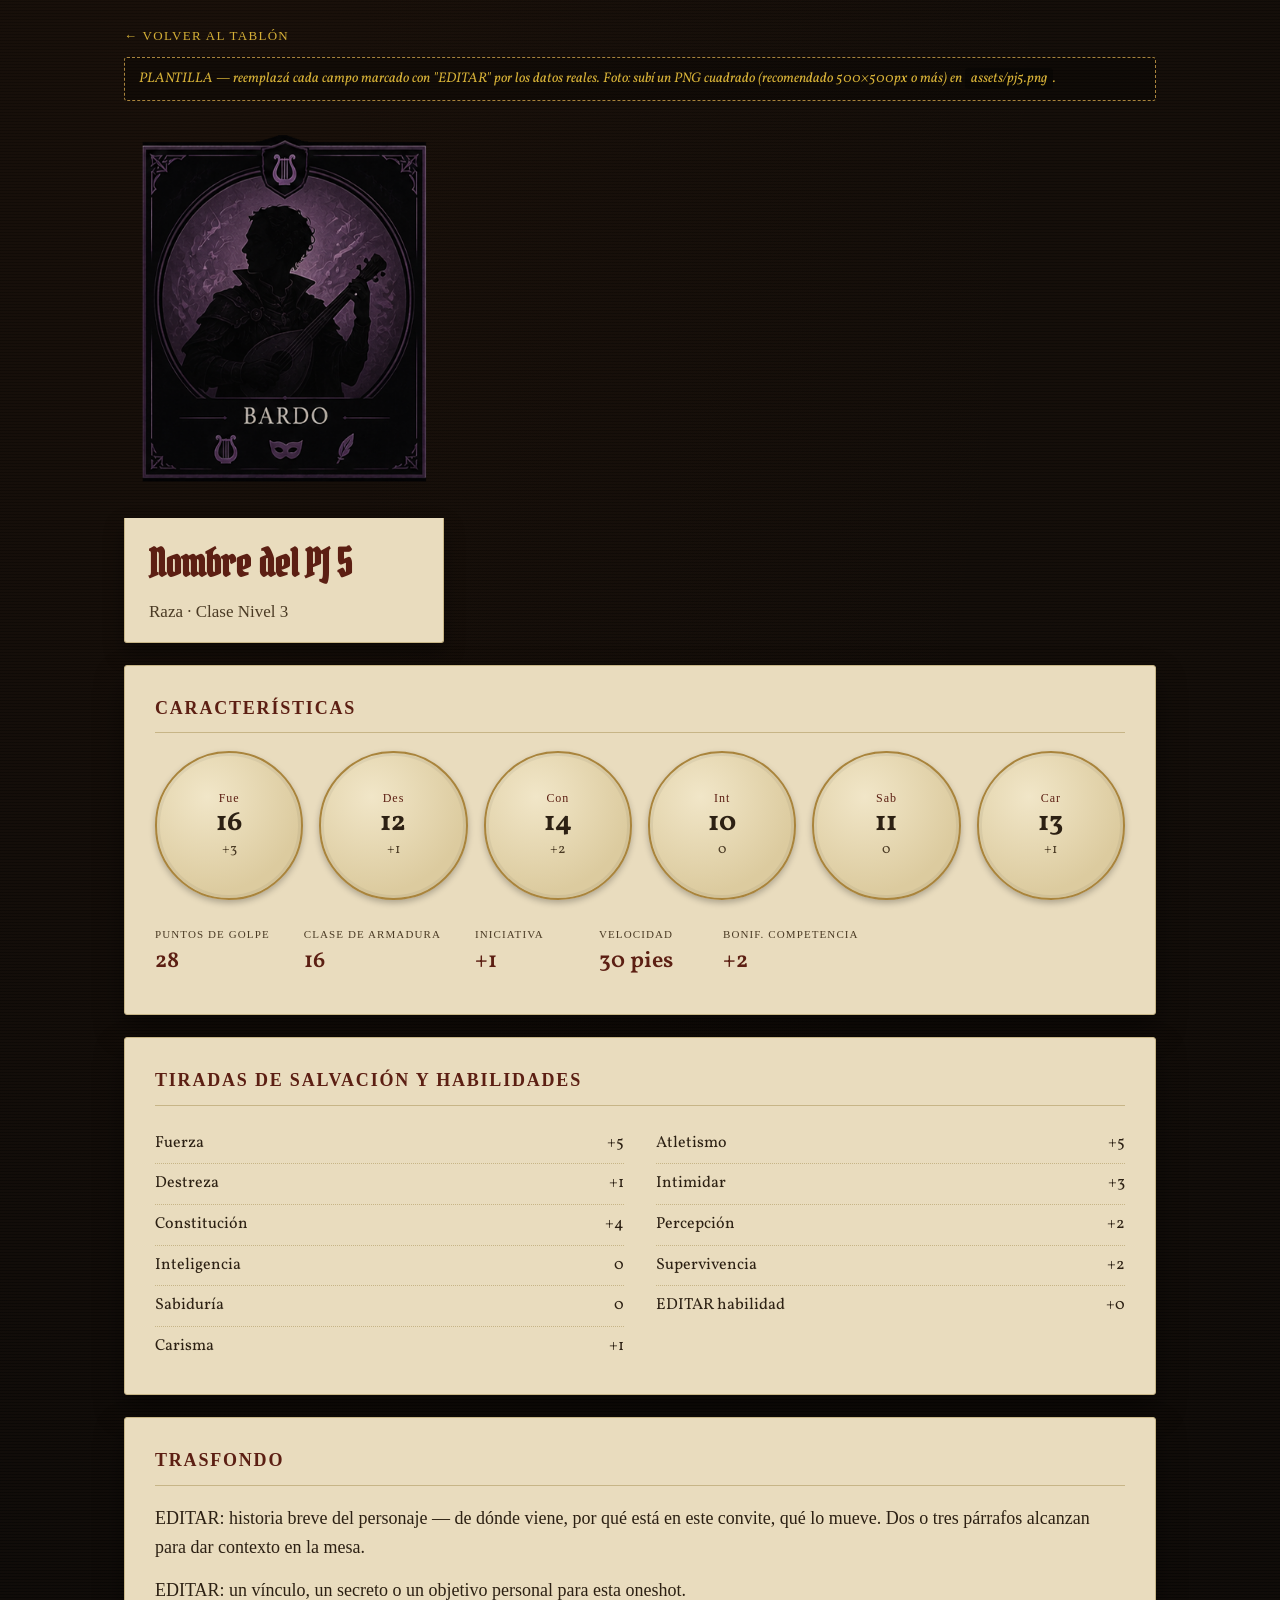
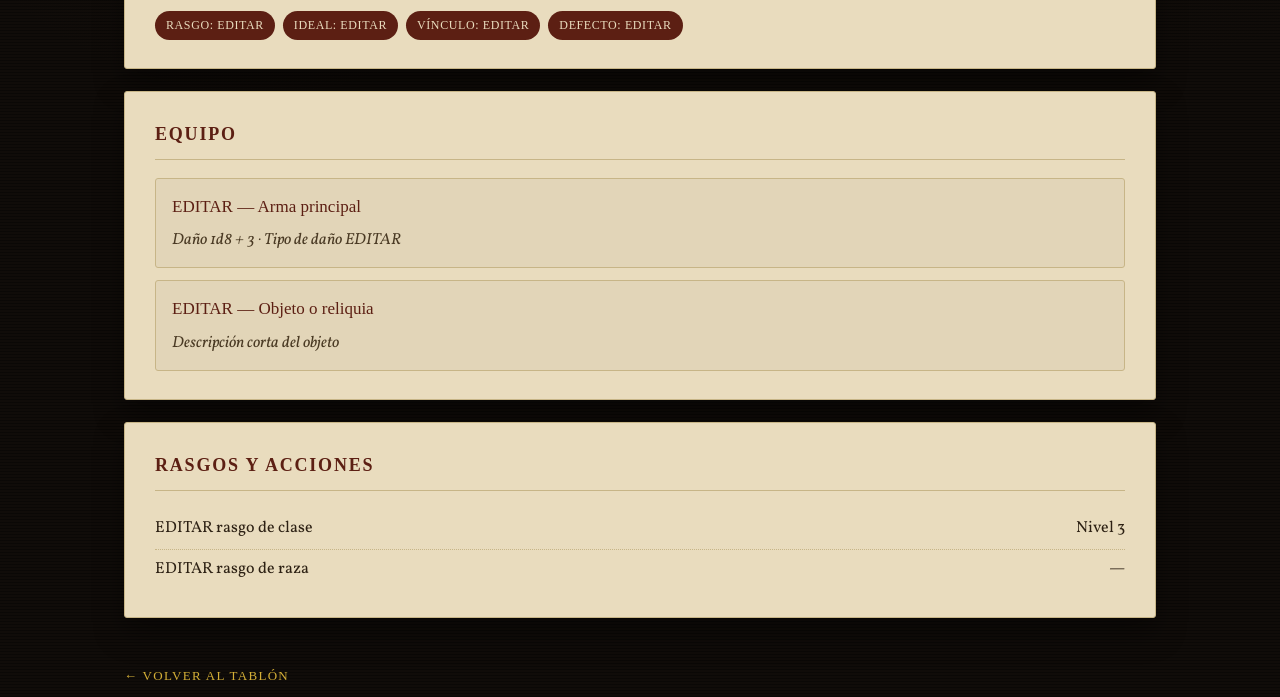
<file: personajes/personaje-5.html>
<!DOCTYPE html>
<html lang="es">
<head>
<meta charset="UTF-8">
<meta name="viewport" content="width=device-width, initial-scale=1.0">
<title>Nombre del PJ 5 — Ficha</title>
<link rel="icon" type="image/png" href="../assets/favicon.png">
<link rel="stylesheet" href="../style.css">
</head>
<body>
<div class="wrap">

  <a class="back-link" href="../index.html">← Volver al tablón</a>

  <p class="placeholder-note">PLANTILLA — reemplazá cada campo marcado con "EDITAR" por los datos reales. Foto: subí un PNG cuadrado (recomendado 500×500px o más) en <code>assets/pj5.png</code>.</p>

  <header class="sheet-header">
    <div class="sheet-portrait"><img src="../assets/pj5.png" alt="Retrato de Nombre del PJ 5"></div>
    <div class="sheet-heading">
      <h1>Nombre del PJ 5</h1>
      <p class="race-class">Raza · Clase Nivel 3</p>
    </div>
  </header>

  <section class="sheet-panel">
    <h2>Características</h2>
    <div class="abilities">
      <div class="ability-medal"><span class="label">Fue</span><span class="score">16</span><span class="mod">+3</span></div>
      <div class="ability-medal"><span class="label">Des</span><span class="score">12</span><span class="mod">+1</span></div>
      <div class="ability-medal"><span class="label">Con</span><span class="score">14</span><span class="mod">+2</span></div>
      <div class="ability-medal"><span class="label">Int</span><span class="score">10</span><span class="mod">0</span></div>
      <div class="ability-medal"><span class="label">Sab</span><span class="score">11</span><span class="mod">0</span></div>
      <div class="ability-medal"><span class="label">Car</span><span class="score">13</span><span class="mod">+1</span></div>
    </div>

    <div class="stat-row" style="margin-top:26px;">
      <div class="stat-chip"><span class="label">Puntos de golpe</span><span class="value">28</span></div>
      <div class="stat-chip"><span class="label">Clase de armadura</span><span class="value">16</span></div>
      <div class="stat-chip"><span class="label">Iniciativa</span><span class="value">+1</span></div>
      <div class="stat-chip"><span class="label">Velocidad</span><span class="value">30 pies</span></div>
      <div class="stat-chip"><span class="label">Bonif. competencia</span><span class="value">+2</span></div>
    </div>
  </section>

  <section class="sheet-panel">
    <h2>Tiradas de salvación y habilidades</h2>
    <div class="two-col">
      <ul class="list-plain">
        <li><span>Fuerza</span><span>+5</span></li>
        <li><span>Destreza</span><span>+1</span></li>
        <li><span>Constitución</span><span>+4</span></li>
        <li><span>Inteligencia</span><span>0</span></li>
        <li><span>Sabiduría</span><span>0</span></li>
        <li><span>Carisma</span><span>+1</span></li>
      </ul>
      <ul class="list-plain">
        <li><span>Atletismo</span><span>+5</span></li>
        <li><span>Intimidar</span><span>+3</span></li>
        <li><span>Percepción</span><span>+2</span></li>
        <li><span>Supervivencia</span><span>+2</span></li>
        <li><span>EDITAR habilidad</span><span>+0</span></li>
      </ul>
    </div>
  </section>

  <section class="sheet-panel">
    <h2>Trasfondo</h2>
    <div class="lore">
      <p>
        EDITAR: historia breve del personaje — de dónde viene, por qué está en este convite,
        qué lo mueve. Dos o tres párrafos alcanzan para dar contexto en la mesa.
      </p>
      <p>EDITAR: un vínculo, un secreto o un objetivo personal para esta oneshot.</p>
    </div>
    <div class="tag-row">
      <span class="tag">Rasgo: EDITAR</span>
      <span class="tag">Ideal: EDITAR</span>
      <span class="tag">Vínculo: EDITAR</span>
      <span class="tag">Defecto: EDITAR</span>
    </div>
  </section>

  <section class="sheet-panel">
    <h2>Equipo</h2>
    <div class="item-card">
      <span class="item-name">EDITAR — Arma principal</span>
      <span class="item-meta">Daño 1d8 + 3 · Tipo de daño EDITAR</span>
    </div>
    <div class="item-card">
      <span class="item-name">EDITAR — Objeto o reliquia</span>
      <span class="item-meta">Descripción corta del objeto</span>
    </div>
  </section>

  <section class="sheet-panel">
    <h2>Rasgos y acciones</h2>
    <ul class="list-plain">
      <li><span>EDITAR rasgo de clase</span><span>Nivel 3</span></li>
      <li><span>EDITAR rasgo de raza</span><span>—</span></li>
    </ul>
  </section>

  <a class="back-link" href="../index.html">← Volver al tablón</a>

</div>
</body>
</html>
</file>
<file: style.css>
/* =========================================================
   ONESHOT — Tablón del Gremio
   Sistema: madera vieja + pergamino + sello de lacre
   ========================================================= */

@import url('https://fonts.googleapis.com/css2?family=Pirata+One&family=IM+Fell+English:ital@0;1&family=IM+Fell+English+SC&family=Vollkorn:ital,wght@0,400;0,600;1,400&display=swap');

:root{
  --void:        #100c09;
  --wood:        #1c140f;
  --wood-2:      #241a13;
  --parchment:   #e9dcbe;
  --parchment-2: #dccb9f;
  --parchment-edge: #c7b587;
  --ink:         #2c2013;
  --ink-soft:    #4a3a24;
  --oxblood:     #7d2c1c;
  --oxblood-dark:#5c1f13;
  --brass:       #a9843c;
  --brass-bright:#d4af37;

  --font-display: 'IM Fell English SC', serif;
  --font-deco:    'Pirata One', cursive;
  --font-body:    'IM Fell English', serif;
  --font-data:    'Vollkorn', serif;

  --radius-torn: 3px;
}

*{ box-sizing:border-box; }

html{ scroll-behavior:smooth; }

body{
  margin:0;
  background-color: var(--void);
  background-image:
    radial-gradient(ellipse at 20% -10%, rgba(122,60,20,0.10), transparent 55%),
    radial-gradient(ellipse at 90% 10%, rgba(90,50,20,0.08), transparent 50%),
    repeating-linear-gradient(0deg, rgba(0,0,0,0.35) 0px, rgba(0,0,0,0.35) 1px, transparent 1px, transparent 3px);
  color: var(--parchment);
  font-family: var(--font-body);
  font-size: 18px;
  line-height: 1.6;
}

a{ color: inherit; }

.wrap{
  max-width: 1080px;
  margin: 0 auto;
  padding: 0 24px;
}

/* ---------- Focus / motion baseline ---------- */
a:focus-visible, button:focus-visible{
  outline: 2px solid var(--brass-bright);
  outline-offset: 3px;
}
@media (prefers-reduced-motion: reduce){
  *{ animation: none !important; transition: none !important; }
  html{ scroll-behavior:auto; }
}

/* ---------- Ornamento de divisores ---------- */
.divider{
  display:flex; align-items:center; gap:14px;
  margin: 8px 0 28px;
  color: var(--brass);
}
.divider::before, .divider::after{
  content:"";
  flex:1;
  height:1px;
  background: linear-gradient(90deg, transparent, var(--brass), transparent);
  opacity:.65;
}
.divider .glyph{ font-size:20px; letter-spacing:6px; }

/* =========================================================
   LANDING
   ========================================================= */

.hero{
  padding: 72px 0 40px;
  text-align:center;
  position:relative;
}
.hero .eyebrow{
  font-family: var(--font-display);
  letter-spacing: .35em;
  text-transform:uppercase;
  font-size: 13px;
  color: var(--brass-bright);
  margin: 0 0 18px;
}
.hero h1{
  font-family: var(--font-deco);
  font-size: clamp(34px, 6vw, 64px);
  line-height:1.1;
  margin: 0 0 14px;
  color: var(--parchment);
  text-shadow: 0 2px 0 rgba(0,0,0,.5), 0 0 30px rgba(212,175,55,.12);
}
.hero .sub{
  font-family: var(--font-body);
  font-style: italic;
  color: var(--parchment-2);
  max-width: 560px;
  margin: 0 auto;
  font-size: 20px;
}

.scroll-panel{
  background:
    linear-gradient(180deg, rgba(0,0,0,0) 0%, rgba(0,0,0,.08) 100%),
    var(--parchment);
  color: var(--ink);
  border-radius: var(--radius-torn);
  padding: 34px 38px;
  margin: 34px 0 56px;
  box-shadow:
    0 1px 0 rgba(255,255,255,.25) inset,
    0 18px 40px rgba(0,0,0,.45);
  position:relative;
  border: 1px solid var(--parchment-edge);
}
.scroll-panel::before, .scroll-panel::after{
  content:"";
  position:absolute; left:14px; right:14px; height:14px;
  background: repeating-linear-gradient(90deg, var(--parchment) 0 10px, var(--parchment-2) 10px 12px);
  filter: drop-shadow(0 2px 2px rgba(0,0,0,.25));
}
.scroll-panel::before{ top:-7px; border-radius: 50% 50% 0 0 / 100% 100% 0 0; }
.scroll-panel::after{ bottom:-7px; border-radius: 0 0 50% 50% / 0 0 100% 100%; }

.scroll-panel h2{
  font-family: var(--font-display);
  font-size: 22px;
  letter-spacing:.08em;
  text-transform:uppercase;
  color: var(--oxblood-dark);
  margin-top:0;
}
.scroll-panel p{ margin: 0 0 14px; }
.scroll-panel p:last-child{ margin-bottom:0; }

.meta-row{
  display:flex; flex-wrap:wrap; gap: 10px 28px;
  margin-top: 20px;
  font-family: var(--font-display);
  font-size: 14px;
  letter-spacing:.04em;
  color: var(--ink-soft);
}
.meta-row strong{ color: var(--oxblood-dark); }

/* ---------- Tablón de personajes ---------- */
.board-title{
  font-family: var(--font-display);
  text-align:center;
  text-transform:uppercase;
  letter-spacing:.25em;
  font-size:15px;
  color: var(--brass-bright);
  margin: 0 0 8px;
}

.board{
  display:grid;
  grid-template-columns: repeat(auto-fit, minmax(200px, 1fr));
  gap: 28px;
  padding: 10px 0 80px;
}

.pj-card{
  display:block;
  text-align:center;
  text-decoration:none;
  color: var(--parchment);
  transition: transform .18s ease;
}
.pj-card:hover, .pj-card:focus-visible{
  transform: translateY(-6px);
}

.pj-portrait{
  width: 100%;
  margin: 0 0 0;
  line-height: 0;
}
.pj-portrait img{ width:100%; height:auto; display:block; }

.pj-infobox{
  background: var(--parchment);
  color: var(--ink);
  border: 1px solid var(--parchment-edge);
  border-top: none;
  border-radius: 0 0 var(--radius-torn) var(--radius-torn);
  padding: 12px 14px;
  box-shadow: 0 10px 18px rgba(0,0,0,.4);
}
.pj-name{
  font-family: var(--font-display);
  font-size: 20px;
  margin: 0 0 2px;
  color: var(--oxblood-dark);
}
.pj-class{
  font-size: 15px;
  font-style: italic;
  color: var(--ink-soft);
  margin: 0;
}

/* ---------- Enlace al mapa (landing) ---------- */
.map-trigger-wrap{
  text-align:center;
  margin: -12px 0 44px;
}
.map-trigger{
  display:inline-flex; align-items:center; gap:10px;
  font-family: var(--font-display);
  font-size: 15px;
  letter-spacing:.06em;
  text-transform:uppercase;
  color: var(--parchment);
  background: var(--wood-2);
  border: 1px solid var(--brass);
  border-radius: 30px;
  padding: 12px 26px;
  text-decoration:none;
  cursor:pointer;
  transition: background .15s ease, transform .15s ease;
}
.map-trigger:hover{ background: var(--oxblood-dark); transform: translateY(-2px); }

/* ---------- Página del mapa ---------- */
.map-frame{
  background: var(--parchment);
  border: 1px solid var(--parchment-edge);
  border-radius: var(--radius-torn);
  padding: 16px;
  box-shadow: 0 18px 40px rgba(0,0,0,.45);
  margin: 20px 0 8px;
}
.map-frame img{
  display:block;
  width: 100%;
  height: auto;
  border-radius: 2px;
}
.map-caption{
  text-align:center;
  font-family: var(--font-display);
  font-size: 14px;
  color: var(--parchment-2);
  margin: 4px 0 30px;
}

footer.site-footer{
  text-align:center;
  padding: 28px 0 60px;
  color: var(--ink-soft);
  font-size: 13px;
}
footer.site-footer a{ text-decoration:none; border-bottom:1px dotted var(--brass); }

/* =========================================================
   FICHA DE PERSONAJE
   ========================================================= */

.back-link{
  display:inline-flex; align-items:center; gap:8px;
  font-family: var(--font-display);
  font-size: 13px;
  letter-spacing:.1em;
  text-transform:uppercase;
  text-decoration:none;
  color: var(--brass-bright);
  margin: 26px 0 10px;
}
.back-link:hover{ color: var(--parchment); }

.sheet-header{
  max-width: 320px;
  margin: 28px 0 10px;
}
.sheet-portrait{
  width: 100%;
  line-height: 0;
}
.sheet-portrait img{ width:100%; height:auto; display:block; }

.sheet-heading{
  background: var(--parchment);
  color: var(--ink);
  border: 1px solid var(--parchment-edge);
  border-top: none;
  border-radius: 0 0 var(--radius-torn) var(--radius-torn);
  padding: 16px 24px;
  box-shadow: 0 10px 20px rgba(0,0,0,.35);
}
.sheet-heading h1{
  font-family: var(--font-deco);
  font-size: clamp(26px, 4vw, 38px);
  margin: 0 0 4px;
  color: var(--oxblood-dark);
}
.sheet-heading .race-class{
  font-family: var(--font-display);
  font-size: 17px;
  color: var(--ink-soft);
  margin: 0;
}

.sheet-panel{
  background: var(--parchment);
  color: var(--ink);
  border-radius: var(--radius-torn);
  border: 1px solid var(--parchment-edge);
  padding: 28px 30px;
  margin: 22px 0;
  box-shadow: 0 14px 30px rgba(0,0,0,.4);
}
.sheet-panel h2{
  font-family: var(--font-display);
  text-transform: uppercase;
  letter-spacing:.1em;
  font-size: 18px;
  color: var(--oxblood-dark);
  margin: 0 0 18px;
  border-bottom: 1px solid var(--parchment-edge);
  padding-bottom: 10px;
}

/* --- Medallones de característica --- */
.abilities{
  display:grid;
  grid-template-columns: repeat(auto-fit, minmax(84px, 1fr));
  gap: 16px;
  text-align:center;
}
.ability-medal{
  background: radial-gradient(circle at 35% 30%, #f1e6c8, var(--parchment-2) 70%);
  border: 2px solid var(--brass);
  border-radius: 50%;
  aspect-ratio: 1;
  display:flex; flex-direction:column; align-items:center; justify-content:center;
  box-shadow: inset 0 0 0 3px rgba(0,0,0,.05), 0 3px 6px rgba(0,0,0,.25);
}
.ability-medal .label{
  font-family: var(--font-display);
  font-size: 12px;
  letter-spacing:.08em;
  color: var(--oxblood-dark);
}
.ability-medal .score{
  font-family: var(--font-data);
  font-size: 28px;
  font-weight:700;
  line-height:1.1;
}
.ability-medal .mod{
  font-family: var(--font-data);
  font-size: 14px;
  color: var(--ink-soft);
}

/* --- Grillas de datos (tiradas de salvación, habilidades, stats vitales) --- */
.stat-row{
  display:flex; flex-wrap:wrap; gap: 14px 34px;
  margin-bottom: 6px;
}
.stat-chip{
  min-width: 90px;
}
.stat-chip .label{
  font-family: var(--font-display);
  font-size: 11px;
  letter-spacing:.1em;
  text-transform:uppercase;
  color: var(--ink-soft);
  display:block;
}
.stat-chip .value{
  font-family: var(--font-data);
  font-weight: 600;
  font-size: 23px;
  color: var(--oxblood-dark);
}

.two-col{
  display:grid;
  grid-template-columns: repeat(auto-fit, minmax(220px, 1fr));
  gap: 8px 32px;
}
.list-plain{ list-style:none; margin:0; padding:0; font-family: var(--font-data); font-size: 16px; }
.list-plain li{
  padding: 7px 0;
  border-bottom: 1px dotted var(--parchment-edge);
  display:flex; justify-content:space-between; gap: 10px;
}
.list-plain li:last-child{ border-bottom:none; }

.lore p{ margin: 0 0 14px; }
.lore p:last-child{ margin-bottom:0; }

.tag-row{ display:flex; flex-wrap:wrap; gap:8px; margin-top:6px; }
.tag{
  font-family: var(--font-display);
  font-size: 12px;
  letter-spacing:.05em;
  text-transform:uppercase;
  background: var(--oxblood-dark);
  color: var(--parchment);
  padding: 5px 11px;
  border-radius: 20px;
}

.item-card{
  border: 1px solid var(--parchment-edge);
  border-radius: var(--radius-torn);
  padding: 14px 16px;
  margin-bottom: 12px;
  background: rgba(0,0,0,.03);
}
.item-card:last-child{ margin-bottom:0; }
.item-card .item-name{
  font-family: var(--font-display);
  color: var(--oxblood-dark);
  font-size: 17px;
  display:block;
  margin-bottom: 4px;
}
.item-card .item-meta{
  font-family: var(--font-data);
  font-size: 16px;
  color: var(--ink-soft);
  font-style: italic;
}

.placeholder-note code{
  background: rgba(0,0,0,.3);
  padding: 1px 6px;
  border-radius: 3px;
  font-family: var(--font-data);
}
.placeholder-note{
  font-family: var(--font-data);
  font-size: 14px;
  color: var(--brass-bright);
  font-style: italic;
  background: rgba(0,0,0,.25);
  border: 1px dashed var(--brass);
  border-radius: var(--radius-torn);
  padding: 10px 14px;
  margin: 0 0 22px;
}

@media (max-width: 560px){
  body{ font-size: 16.5px; }
  .sheet-header{ text-align:center; justify-content:center; }
  .sheet-panel{ padding: 22px 18px; }
}
</file>
